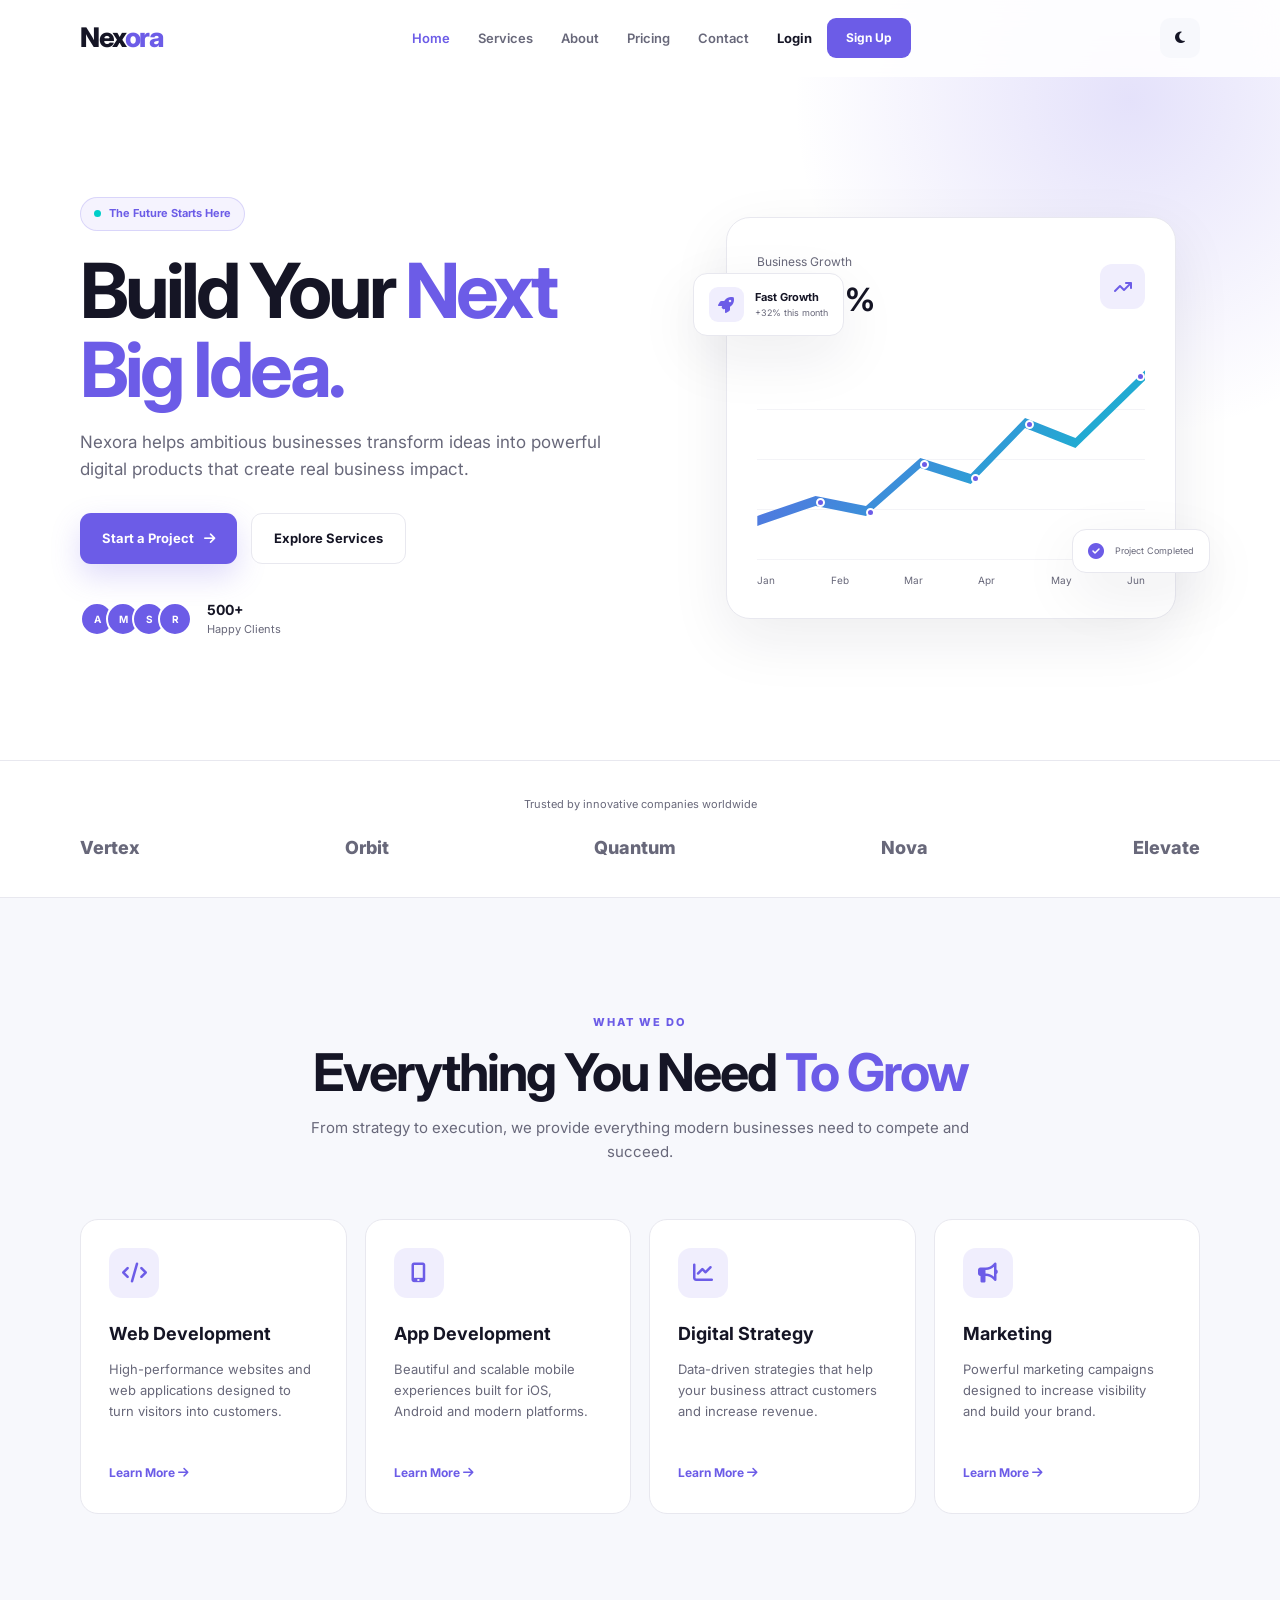
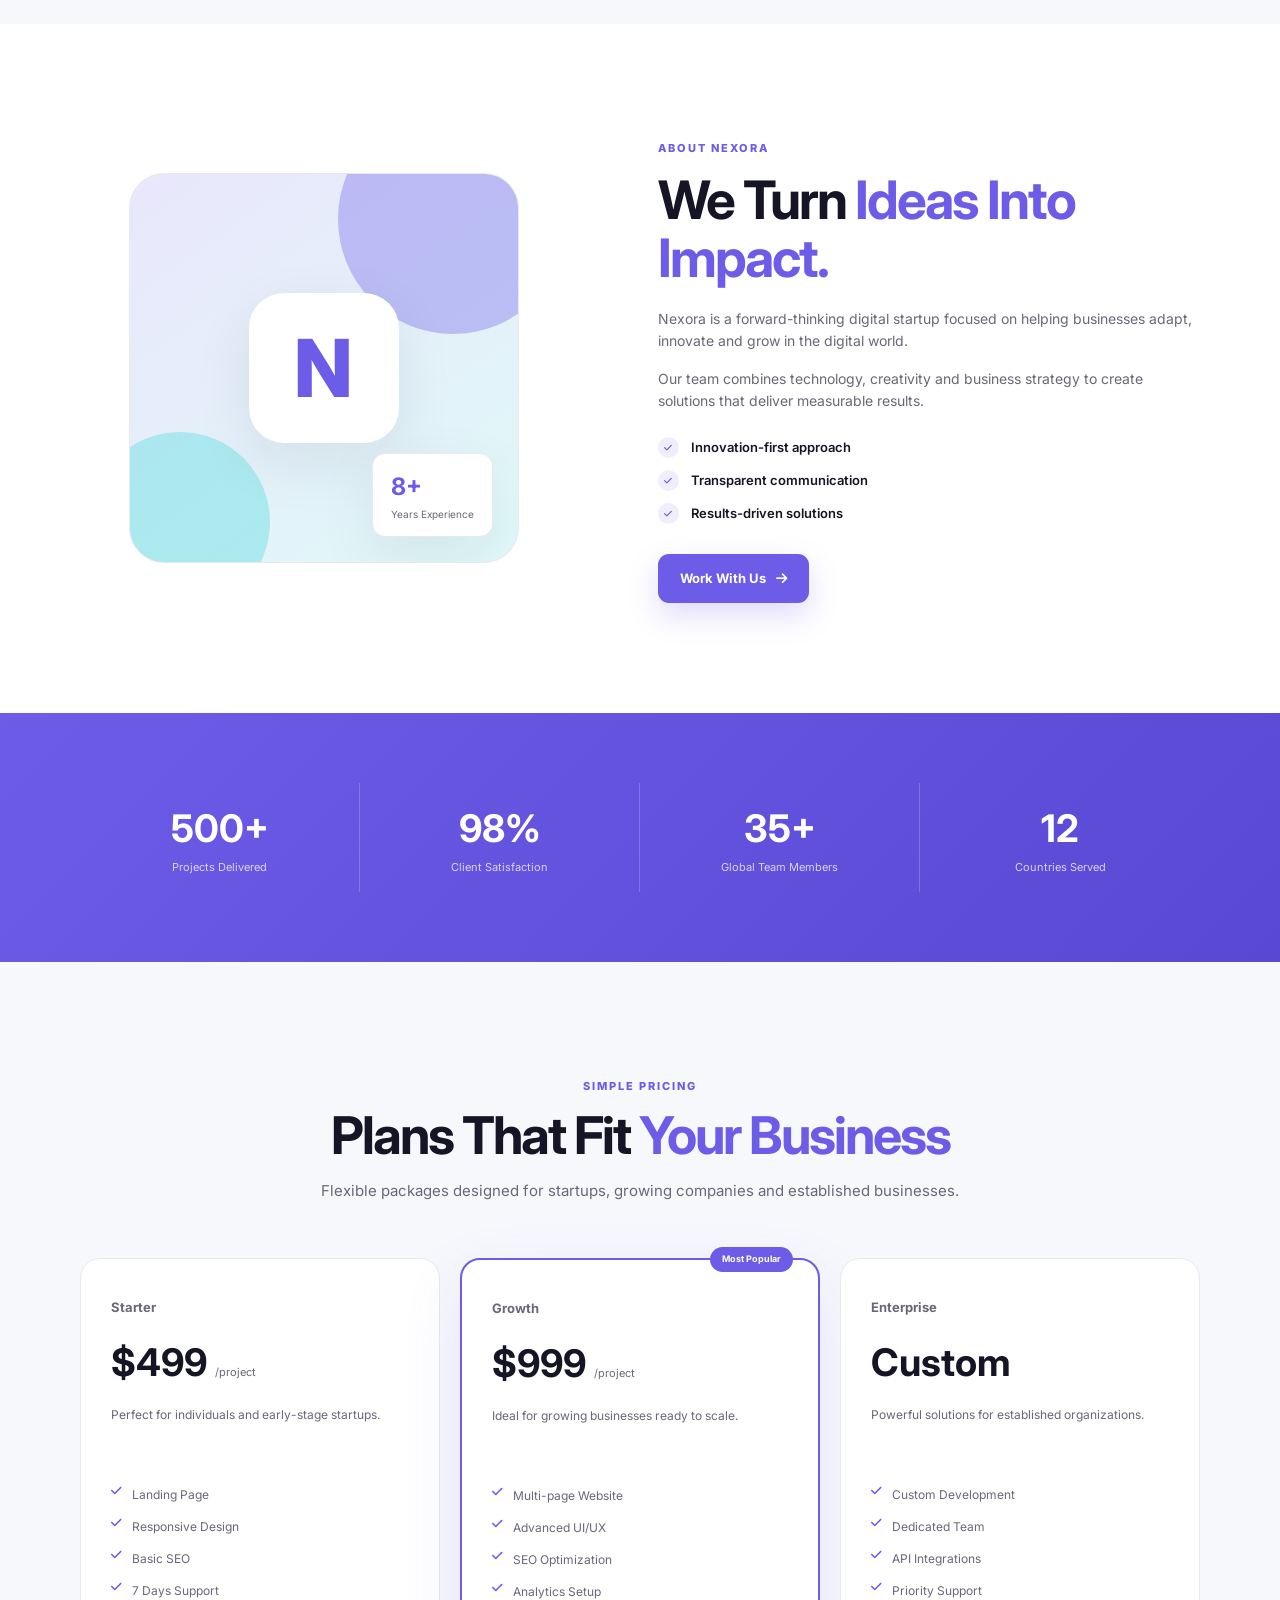
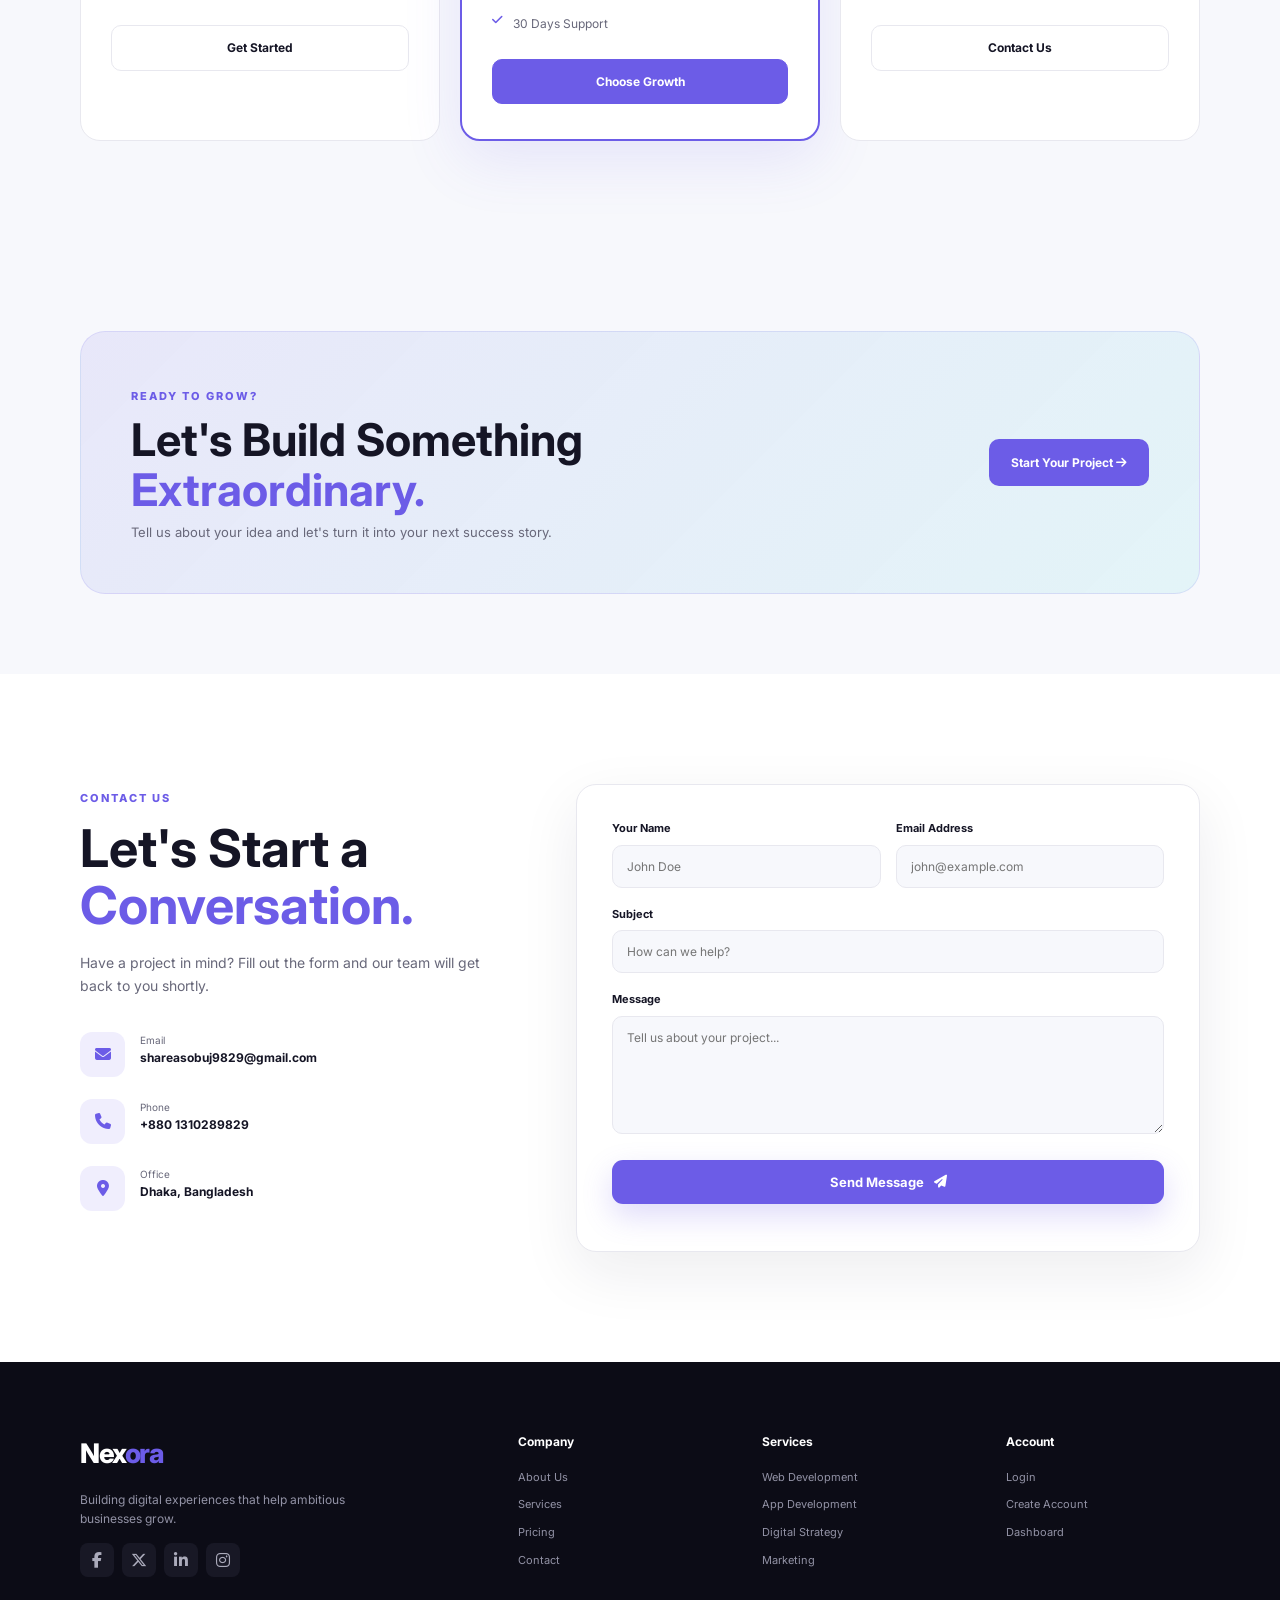
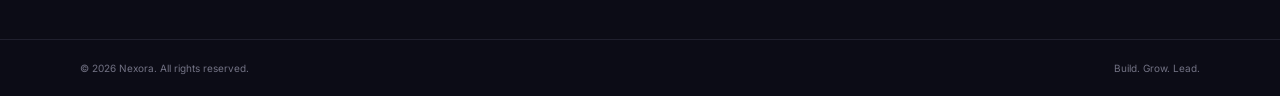
<file: index.html>
<!DOCTYPE html>
<html lang="en">
<head>
    <meta charset="UTF-8">
    <meta name="viewport" content="width=device-width, initial-scale=1.0">

    <title>Nexora - Build. Grow. Lead.</title>

    <meta name="description"
        content="Nexora is a modern digital startup helping businesses build, grow and lead.">

    <link rel="preconnect" href="https://fonts.googleapis.com">
    <link rel="preconnect" href="https://fonts.gstatic.com" crossorigin>

    <link
        href="https://fonts.googleapis.com/css2?family=Inter:wght@400;500;600;700;800&display=swap"
        rel="stylesheet">

    <link
        rel="stylesheet"
        href="https://cdnjs.cloudflare.com/ajax/libs/font-awesome/6.5.2/css/all.min.css">

    <link rel="stylesheet" href="style.css">
</head>

<body>

<header class="header" id="header">

    <nav class="navbar container">

        <a href="index.html" class="logo">
            Nex<span>ora</span>
        </a>

        <div class="nav-menu" id="navMenu">

            <a href="#home" class="nav-link active">Home</a>
            <a href="#services" class="nav-link">Services</a>
            <a href="#about" class="nav-link">About</a>
            <a href="#pricing" class="nav-link">Pricing</a>
            <a href="#contact" class="nav-link">Contact</a>

            <div id="authLinks" class="auth-links">
                <a href="login.html" class="login-link">Login</a>
                <a href="signup.html" class="nav-button">Sign Up</a>
            </div>

        </div>

        <div class="nav-actions">

            <button class="theme-btn" id="themeBtn">
                <i class="fa-solid fa-moon"></i>
            </button>

            <button class="menu-btn" id="menuBtn">
                <i class="fa-solid fa-bars"></i>
            </button>

        </div>

    </nav>

</header>


<main>

<!-- HERO -->

<section class="hero" id="home">

    <div class="hero-bg"></div>

    <div class="container hero-content">

        <div class="hero-text reveal">

            <div class="hero-badge">
                <span></span>
                The Future Starts Here
            </div>

            <h1>
                Build Your
                <span>Next Big Idea.</span>
            </h1>

            <p>
                Nexora helps ambitious businesses transform ideas
                into powerful digital products that create real
                business impact.
            </p>

            <div class="hero-buttons">

                <a href="signup.html" class="primary-btn">
                    Start a Project
                    <i class="fa-solid fa-arrow-right"></i>
                </a>

                <a href="#services" class="secondary-btn">
                    Explore Services
                </a>

            </div>

            <div class="hero-trust">

                <div class="avatar-group">
                    <div class="avatar">A</div>
                    <div class="avatar">M</div>
                    <div class="avatar">S</div>
                    <div class="avatar">R</div>
                </div>

                <div>
                    <strong>500+</strong>
                    <span>Happy Clients</span>
                </div>

            </div>

        </div>


        <div class="hero-visual reveal">

            <div class="hero-card">

                <div class="card-top">

                    <div>
                        <span class="small-label">
                            Business Growth
                        </span>

                        <h3>+84.6%</h3>
                    </div>

                    <div class="growth-icon">
                        <i class="fa-solid fa-arrow-trend-up"></i>
                    </div>

                </div>

                <div class="chart">
                    <div class="chart-line"></div>

                    <div class="chart-point p1"></div>
                    <div class="chart-point p2"></div>
                    <div class="chart-point p3"></div>
                    <div class="chart-point p4"></div>
                    <div class="chart-point p5"></div>
                    <div class="chart-point p6"></div>
                </div>

                <div class="chart-labels">
                    <span>Jan</span>
                    <span>Feb</span>
                    <span>Mar</span>
                    <span>Apr</span>
                    <span>May</span>
                    <span>Jun</span>
                </div>

            </div>

            <div class="floating-card floating-one">

                <div class="float-icon">
                    <i class="fa-solid fa-rocket"></i>
                </div>

                <div>
                    <strong>Fast Growth</strong>
                    <span>+32% this month</span>
                </div>

            </div>

            <div class="floating-card floating-two">
                <i class="fa-solid fa-circle-check"></i>
                <span>Project Completed</span>
            </div>

        </div>

    </div>

</section>


<!-- BRANDS -->

<section class="brands">

    <div class="container">

        <p>Trusted by innovative companies worldwide</p>

        <div class="brand-list">
            <span>Vertex</span>
            <span>Orbit</span>
            <span>Quantum</span>
            <span>Nova</span>
            <span>Elevate</span>
        </div>

    </div>

</section>


<!-- SERVICES -->

<section class="section services" id="services">

    <div class="container">

        <div class="section-heading reveal">

            <span class="section-tag">WHAT WE DO</span>

            <h2>
                Everything You Need
                <span>To Grow</span>
            </h2>

            <p>
                From strategy to execution, we provide everything
                modern businesses need to compete and succeed.
            </p>

        </div>


        <div class="service-grid">

            <article class="service-card reveal">

                <div class="service-icon">
                    <i class="fa-solid fa-code"></i>
                </div>

                <h3>Web Development</h3>

                <p>
                    High-performance websites and web applications
                    designed to turn visitors into customers.
                </p>

                <a href="#contact">
                    Learn More
                    <i class="fa-solid fa-arrow-right"></i>
                </a>

            </article>


            <article class="service-card reveal">

                <div class="service-icon">
                    <i class="fa-solid fa-mobile-screen-button"></i>
                </div>

                <h3>App Development</h3>

                <p>
                    Beautiful and scalable mobile experiences
                    built for iOS, Android and modern platforms.
                </p>

                <a href="#contact">
                    Learn More
                    <i class="fa-solid fa-arrow-right"></i>
                </a>

            </article>


            <article class="service-card reveal">

                <div class="service-icon">
                    <i class="fa-solid fa-chart-line"></i>
                </div>

                <h3>Digital Strategy</h3>

                <p>
                    Data-driven strategies that help your business
                    attract customers and increase revenue.
                </p>

                <a href="#contact">
                    Learn More
                    <i class="fa-solid fa-arrow-right"></i>
                </a>

            </article>


            <article class="service-card reveal">

                <div class="service-icon">
                    <i class="fa-solid fa-bullhorn"></i>
                </div>

                <h3>Marketing</h3>

                <p>
                    Powerful marketing campaigns designed to
                    increase visibility and build your brand.
                </p>

                <a href="#contact">
                    Learn More
                    <i class="fa-solid fa-arrow-right"></i>
                </a>

            </article>

        </div>

    </div>

</section>


<!-- ABOUT -->

<section class="section about" id="about">

    <div class="container about-grid">

        <div class="about-image reveal">

            <div class="image-box">

                <div class="about-shape shape-one"></div>
                <div class="about-shape shape-two"></div>

                <div class="about-center">
                    <span>N</span>
                </div>

                <div class="experience-card">
                    <strong>8+</strong>
                    <span>Years Experience</span>
                </div>

            </div>

        </div>


        <div class="about-content reveal">

            <span class="section-tag">
                ABOUT NEXORA
            </span>

            <h2>
                We Turn
                <span>Ideas Into Impact.</span>
            </h2>

            <p>
                Nexora is a forward-thinking digital startup
                focused on helping businesses adapt, innovate
                and grow in the digital world.
            </p>

            <p>
                Our team combines technology, creativity and
                business strategy to create solutions that
                deliver measurable results.
            </p>

            <div class="about-list">

                <div>
                    <i class="fa-solid fa-check"></i>
                    <span>Innovation-first approach</span>
                </div>

                <div>
                    <i class="fa-solid fa-check"></i>
                    <span>Transparent communication</span>
                </div>

                <div>
                    <i class="fa-solid fa-check"></i>
                    <span>Results-driven solutions</span>
                </div>

            </div>

            <a href="signup.html" class="primary-btn">
                Work With Us
                <i class="fa-solid fa-arrow-right"></i>
            </a>

        </div>

    </div>

</section>


<!-- STATS -->

<section class="stats">

    <div class="container stats-grid">

        <div class="stat-item reveal">
            <h3>500+</h3>
            <p>Projects Delivered</p>
        </div>

        <div class="stat-item reveal">
            <h3>98%</h3>
            <p>Client Satisfaction</p>
        </div>

        <div class="stat-item reveal">
            <h3>35+</h3>
            <p>Global Team Members</p>
        </div>

        <div class="stat-item reveal">
            <h3>12</h3>
            <p>Countries Served</p>
        </div>

    </div>

</section>


<!-- PRICING -->

<section class="section pricing" id="pricing">

    <div class="container">

        <div class="section-heading reveal">

            <span class="section-tag">SIMPLE PRICING</span>

            <h2>
                Plans That Fit
                <span>Your Business</span>
            </h2>

            <p>
                Flexible packages designed for startups,
                growing companies and established businesses.
            </p>

        </div>


        <div class="pricing-grid">

            <div class="price-card reveal">

                <span class="plan-name">Starter</span>

                <h3>
                    $499
                    <small>/project</small>
                </h3>

                <p>
                    Perfect for individuals and early-stage startups.
                </p>

                <ul>
                    <li><i class="fa-solid fa-check"></i> Landing Page</li>
                    <li><i class="fa-solid fa-check"></i> Responsive Design</li>
                    <li><i class="fa-solid fa-check"></i> Basic SEO</li>
                    <li><i class="fa-solid fa-check"></i> 7 Days Support</li>
                </ul>

                <a href="signup.html" class="price-btn">
                    Get Started
                </a>

            </div>


            <div class="price-card featured reveal">

                <div class="popular">Most Popular</div>

                <span class="plan-name">Growth</span>

                <h3>
                    $999
                    <small>/project</small>
                </h3>

                <p>
                    Ideal for growing businesses ready to scale.
                </p>

                <ul>
                    <li><i class="fa-solid fa-check"></i> Multi-page Website</li>
                    <li><i class="fa-solid fa-check"></i> Advanced UI/UX</li>
                    <li><i class="fa-solid fa-check"></i> SEO Optimization</li>
                    <li><i class="fa-solid fa-check"></i> Analytics Setup</li>
                    <li><i class="fa-solid fa-check"></i> 30 Days Support</li>
                </ul>

                <a href="signup.html" class="price-btn">
                    Choose Growth
                </a>

            </div>


            <div class="price-card reveal">

                <span class="plan-name">Enterprise</span>

                <h3>Custom</h3>

                <p>
                    Powerful solutions for established organizations.
                </p>

                <ul>
                    <li><i class="fa-solid fa-check"></i> Custom Development</li>
                    <li><i class="fa-solid fa-check"></i> Dedicated Team</li>
                    <li><i class="fa-solid fa-check"></i> API Integrations</li>
                    <li><i class="fa-solid fa-check"></i> Priority Support</li>
                </ul>

                <a href="signup.html" class="price-btn">
                    Contact Us
                </a>

            </div>

        </div>

    </div>

</section>


<!-- CTA -->

<section class="cta">

    <div class="container cta-content">

        <div>

            <span class="section-tag">READY TO GROW?</span>

            <h2>
                Let's Build Something
                <span>Extraordinary.</span>
            </h2>

            <p>
                Tell us about your idea and let's turn it
                into your next success story.
            </p>

        </div>

        <a href="signup.html" class="cta-btn">
            Start Your Project
            <i class="fa-solid fa-arrow-right"></i>
        </a>

    </div>

</section>


<!-- CONTACT -->

<section class="section contact" id="contact">

    <div class="container contact-grid">

        <div class="contact-info reveal">

            <span class="section-tag">CONTACT US</span>

            <h2>
                Let's Start a
                <span>Conversation.</span>
            </h2>

            <p>
                Have a project in mind? Fill out the form and
                our team will get back to you shortly.
            </p>

            <div class="contact-details">

                <div class="contact-item">

                    <div class="contact-icon">
                        <i class="fa-solid fa-envelope"></i>
                    </div>

                    <div>
                        <span>Email</span>
                        <strong>shareasobuj9829@gmail.com</strong>
                    </div>

                </div>


                <div class="contact-item">

                    <div class="contact-icon">
                        <i class="fa-solid fa-phone"></i>
                    </div>

                    <div>
                        <span>Phone</span>
                        <strong>+880 1310289829</strong>
                    </div>

                </div>


                <div class="contact-item">

                    <div class="contact-icon">
                        <i class="fa-solid fa-location-dot"></i>
                    </div>

                    <div>
                        <span>Office</span>
                        <strong>Dhaka, Bangladesh</strong>
                    </div>

                </div>

            </div>

        </div>


        <form class="contact-form reveal" id="contactForm">

            <div class="form-row">

                <div class="form-group">

                    <label>Your Name</label>

                    <input
                        type="text"
                        id="contactName"
                        placeholder="John Doe"
                        required>

                </div>


                <div class="form-group">

                    <label>Email Address</label>

                    <input
                        type="email"
                        id="contactEmail"
                        placeholder="john@example.com"
                        required>

                </div>

            </div>


            <div class="form-group">

                <label>Subject</label>

                <input
                    type="text"
                    id="contactSubject"
                    placeholder="How can we help?"
                    required>

            </div>


            <div class="form-group">

                <label>Message</label>

                <textarea
                    id="contactMessage"
                    rows="6"
                    placeholder="Tell us about your project..."
                    required></textarea>

            </div>


            <button type="submit" class="primary-btn submit-btn">
                Send Message
                <i class="fa-solid fa-paper-plane"></i>
            </button>

            <p class="form-message" id="formMessage"></p>

        </form>

    </div>

</section>

</main>


<!-- FOOTER -->

<footer class="footer">

    <div class="container footer-grid">

        <div class="footer-brand">

            <a href="index.html" class="logo">
                Nex<span>ora</span>
            </a>

            <p>
                Building digital experiences that help
                ambitious businesses grow.
            </p>

            <div class="social-links">

                <a href="#"><i class="fa-brands fa-facebook-f"></i></a>
                <a href="#"><i class="fa-brands fa-x-twitter"></i></a>
                <a href="#"><i class="fa-brands fa-linkedin-in"></i></a>
                <a href="#"><i class="fa-brands fa-instagram"></i></a>

            </div>

        </div>


        <div class="footer-column">

            <h4>Company</h4>

            <a href="#about">About Us</a>
            <a href="#services">Services</a>
            <a href="#pricing">Pricing</a>
            <a href="#contact">Contact</a>

        </div>


        <div class="footer-column">

            <h4>Services</h4>

            <a href="#services">Web Development</a>
            <a href="#services">App Development</a>
            <a href="#services">Digital Strategy</a>
            <a href="#services">Marketing</a>

        </div>


        <div class="footer-column">

            <h4>Account</h4>

            <a href="login.html">Login</a>
            <a href="signup.html">Create Account</a>
            <a href="dashboard.html">Dashboard</a>

        </div>

    </div>


    <div class="footer-bottom">

        <div class="container">

            <p>© 2026 Nexora. All rights reserved.</p>

            <p>Build. Grow. Lead.</p>

        </div>

    </div>

</footer>


<button class="back-top" id="backTop">
    <i class="fa-solid fa-arrow-up"></i>
</button>


<script src="script.js"></script>

</body>
</html>
</file>
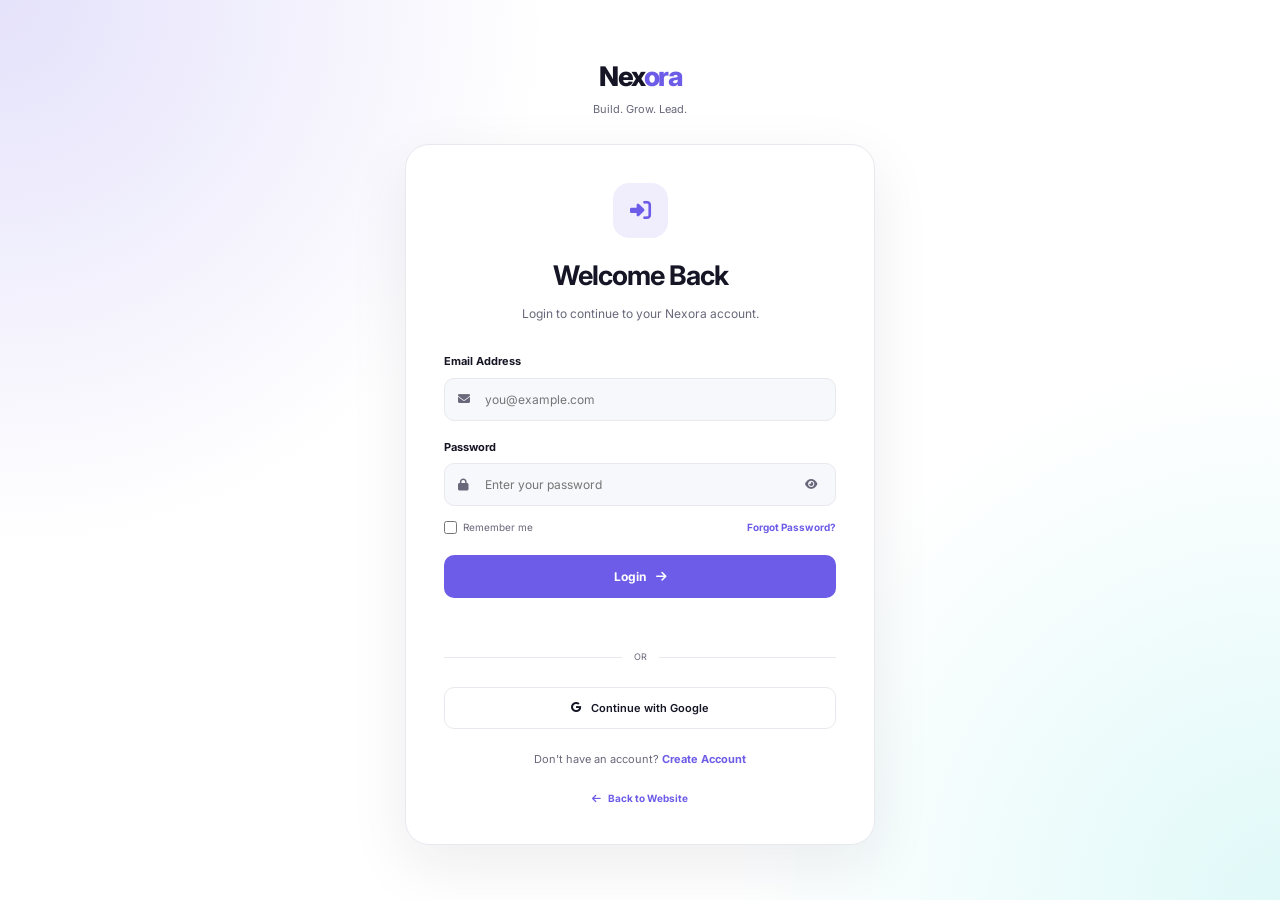
<file: dashboard.html>
<!DOCTYPE html>
<html lang="en">
<head>

    <meta charset="UTF-8">

    <meta
        name="viewport"
        content="width=device-width, initial-scale=1.0">

    <title>Dashboard - Nexora</title>

    <link
        href="https://fonts.googleapis.com/css2?family=Inter:wght@400;500;600;700;800&display=swap"
        rel="stylesheet">

    <link
        rel="stylesheet"
        href="https://cdnjs.cloudflare.com/ajax/libs/font-awesome/6.5.2/css/all.min.css">

    <link rel="stylesheet" href="style.css">

</head>

<body class="dashboard-body">


<header class="dashboard-header">

    <div class="container dashboard-nav">

        <a href="index.html" class="logo">
            Nex<span>ora</span>
        </a>

        <div class="dashboard-actions">

            <button class="theme-btn" id="themeBtn">
                <i class="fa-solid fa-moon"></i>
            </button>

            <button class="logout-btn" id="logoutBtn">
                <i class="fa-solid fa-right-from-bracket"></i>
                Logout
            </button>

        </div>

    </div>

</header>


<main class="dashboard-main">

    <div class="container">


        <section class="welcome-card">

            <div>

                <span class="section-tag">
                    NEXORA DASHBOARD
                </span>

                <h1>
                    Welcome,
                    <span id="dashboardName">
                        User
                    </span>!
                </h1>

                <p>
                    Your account is successfully logged in.
                    Welcome to your Nexora workspace.
                </p>

            </div>


            <div class="dashboard-user-icon">

                <i class="fa-solid fa-user"></i>

            </div>

        </section>


        <section class="dashboard-grid">


            <div class="dashboard-card">

                <div class="dashboard-card-icon">
                    <i class="fa-solid fa-user"></i>
                </div>

                <h3>Profile</h3>

                <p>
                    Manage your personal account information.
                </p>

                <strong id="userEmail">
                    user@example.com
                </strong>

            </div>


            <div class="dashboard-card">

                <div class="dashboard-card-icon">
                    <i class="fa-solid fa-rocket"></i>
                </div>

                <h3>Projects</h3>

                <p>
                    Manage and track your business projects.
                </p>

                <strong>0 Active Projects</strong>

            </div>


            <div class="dashboard-card">

                <div class="dashboard-card-icon">
                    <i class="fa-solid fa-chart-line"></i>
                </div>

                <h3>Analytics</h3>

                <p>
                    Monitor your business performance.
                </p>

                <strong>Coming Soon</strong>

            </div>


            <div class="dashboard-card">

                <div class="dashboard-card-icon">
                    <i class="fa-solid fa-headset"></i>
                </div>

                <h3>Support</h3>

                <p>
                    Get help from the Nexora team.
                </p>

                <strong>Available</strong>

            </div>


        </section>


        <section class="dashboard-info">

            <div>

                <h2>
                    Account Information
                </h2>

                <p>
                    This information is stored locally in your browser
                    for this demo authentication system.
                </p>

            </div>


            <div class="account-details">

                <div>
                    <span>Name</span>
                    <strong id="accountName">-</strong>
                </div>

                <div>
                    <span>Email</span>
                    <strong id="accountEmail">-</strong>
                </div>

                <div>
                    <span>Status</span>
                    <strong class="status-active">
                        Active
                    </strong>
                </div>

            </div>

        </section>


    </div>

</main>


<footer class="dashboard-footer">

    <p>
        © 2026 Nexora. All rights reserved.
    </p>

</footer>


<script src="script.js"></script>

</body>
</html>
</file>
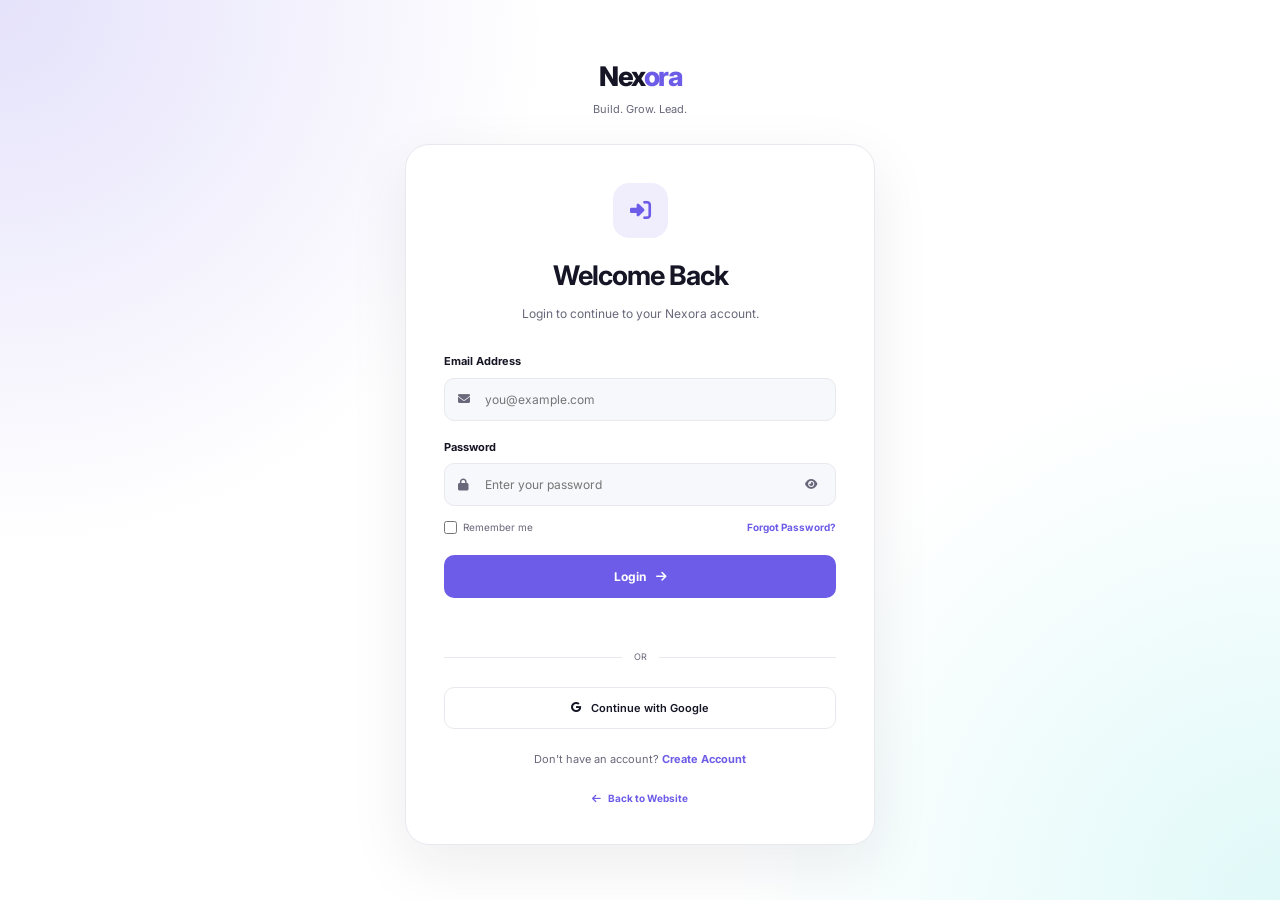
<file: login.html>
<!DOCTYPE html>
<html lang="en">
<head>

    <meta charset="UTF-8">
    <meta name="viewport" content="width=device-width, initial-scale=1.0">

    <title>Login - Nexora</title>

    <link rel="preconnect" href="https://fonts.googleapis.com">
    <link rel="preconnect" href="https://fonts.gstatic.com" crossorigin>

    <link
        href="https://fonts.googleapis.com/css2?family=Inter:wght@400;500;600;700;800&display=swap"
        rel="stylesheet">

    <link
        rel="stylesheet"
        href="https://cdnjs.cloudflare.com/ajax/libs/font-awesome/6.5.2/css/all.min.css">

    <link rel="stylesheet" href="style.css">

</head>

<body class="auth-body">


<div class="auth-wrapper">

    <div class="auth-brand">

        <a href="index.html" class="logo">
            Nex<span>ora</span>
        </a>

        <p>
            Build. Grow. Lead.
        </p>

    </div>


    <div class="auth-card">

        <div class="auth-header">

            <div class="auth-icon">
                <i class="fa-solid fa-right-to-bracket"></i>
            </div>

            <h1>Welcome Back</h1>

            <p>
                Login to continue to your Nexora account.
            </p>

        </div>


        <form id="loginForm">

            <div class="form-group">

                <label for="loginEmail">
                    Email Address
                </label>

                <div class="input-wrapper">

                    <i class="fa-solid fa-envelope"></i>

                    <input
                        type="email"
                        id="loginEmail"
                        placeholder="you@example.com"
                        required>

                </div>

            </div>


            <div class="form-group">

                <label for="loginPassword">
                    Password
                </label>

                <div class="input-wrapper">

                    <i class="fa-solid fa-lock"></i>

                    <input
                        type="password"
                        id="loginPassword"
                        placeholder="Enter your password"
                        required>

                    <button
                        type="button"
                        class="password-toggle"
                        data-target="loginPassword">

                        <i class="fa-solid fa-eye"></i>

                    </button>

                </div>

            </div>


            <div class="auth-options">

                <label class="remember">

                    <input
                        type="checkbox"
                        id="rememberMe">

                    <span>Remember me</span>

                </label>

                <a href="#" id="forgotPassword">
                    Forgot Password?
                </a>

            </div>


            <button type="submit" class="auth-btn">
                Login
                <i class="fa-solid fa-arrow-right"></i>
            </button>


            <p class="auth-message" id="loginMessage"></p>

        </form>


        <div class="divider">
            <span>OR</span>
        </div>


        <button class="social-auth" id="googleDemo">

            <i class="fa-brands fa-google"></i>

            Continue with Google

        </button>


        <p class="auth-bottom">

            Don't have an account?

            <a href="signup.html">
                Create Account
            </a>

        </p>


        <a href="index.html" class="back-home">
            <i class="fa-solid fa-arrow-left"></i>
            Back to Website
        </a>

    </div>

</div>


<script src="script.js"></script>

</body>
</html>
</file>
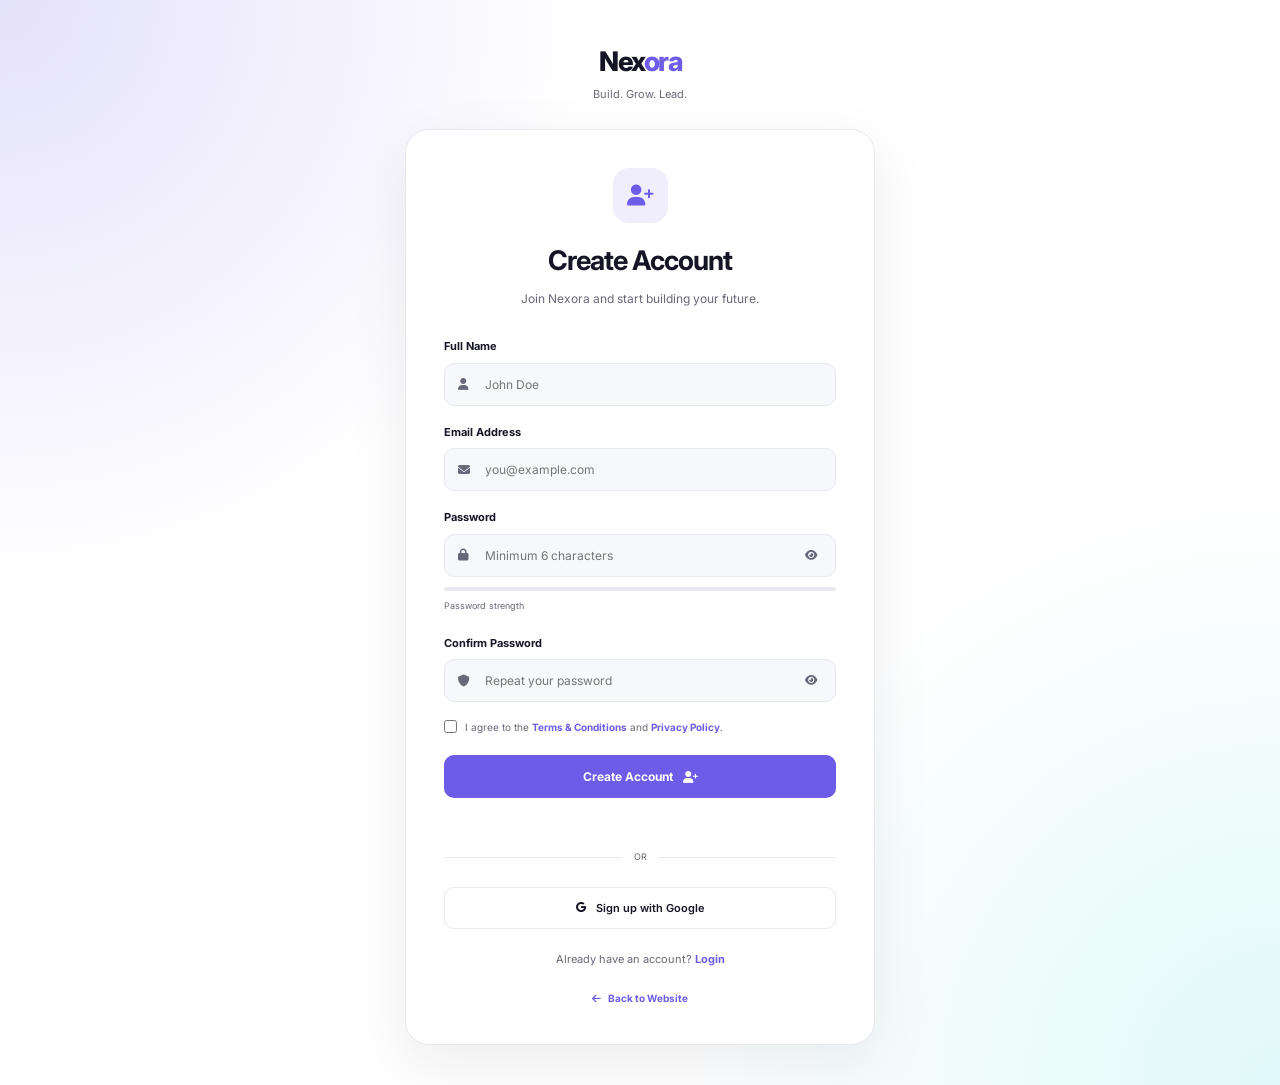
<file: signup.html>
<!DOCTYPE html>
<html lang="en">
<head>

    <meta charset="UTF-8">
    <meta name="viewport" content="width=device-width, initial-scale=1.0">

    <title>Create Account - Nexora</title>

    <link rel="preconnect" href="https://fonts.googleapis.com">
    <link rel="preconnect" href="https://fonts.gstatic.com" crossorigin>

    <link
        href="https://fonts.googleapis.com/css2?family=Inter:wght@400;500;600;700;800&display=swap"
        rel="stylesheet">

    <link
        rel="stylesheet"
        href="https://cdnjs.cloudflare.com/ajax/libs/font-awesome/6.5.2/css/all.min.css">

    <link rel="stylesheet" href="style.css">

</head>

<body class="auth-body">


<div class="auth-wrapper">

    <div class="auth-brand">

        <a href="index.html" class="logo">
            Nex<span>ora</span>
        </a>

        <p>
            Build. Grow. Lead.
        </p>

    </div>


    <div class="auth-card signup-card">

        <div class="auth-header">

            <div class="auth-icon">
                <i class="fa-solid fa-user-plus"></i>
            </div>

            <h1>Create Account</h1>

            <p>
                Join Nexora and start building your future.
            </p>

        </div>


        <form id="signupForm">


            <div class="form-group">

                <label for="signupName">
                    Full Name
                </label>

                <div class="input-wrapper">

                    <i class="fa-solid fa-user"></i>

                    <input
                        type="text"
                        id="signupName"
                        placeholder="John Doe"
                        required>

                </div>

            </div>


            <div class="form-group">

                <label for="signupEmail">
                    Email Address
                </label>

                <div class="input-wrapper">

                    <i class="fa-solid fa-envelope"></i>

                    <input
                        type="email"
                        id="signupEmail"
                        placeholder="you@example.com"
                        required>

                </div>

            </div>


            <div class="form-group">

                <label for="signupPassword">
                    Password
                </label>

                <div class="input-wrapper">

                    <i class="fa-solid fa-lock"></i>

                    <input
                        type="password"
                        id="signupPassword"
                        placeholder="Minimum 6 characters"
                        required>

                    <button
                        type="button"
                        class="password-toggle"
                        data-target="signupPassword">

                        <i class="fa-solid fa-eye"></i>

                    </button>

                </div>

            </div>


            <div class="password-strength">

                <div class="strength-bar">
                    <span id="strengthBar"></span>
                </div>

                <small id="strengthText">
                    Password strength
                </small>

            </div>


            <div class="form-group">

                <label for="confirmPassword">
                    Confirm Password
                </label>

                <div class="input-wrapper">

                    <i class="fa-solid fa-shield"></i>

                    <input
                        type="password"
                        id="confirmPassword"
                        placeholder="Repeat your password"
                        required>

                    <button
                        type="button"
                        class="password-toggle"
                        data-target="confirmPassword">

                        <i class="fa-solid fa-eye"></i>

                    </button>

                </div>

            </div>


            <label class="terms-check">

                <input
                    type="checkbox"
                    id="terms"
                    required>

                <span>
                    I agree to the
                    <a href="#">Terms & Conditions</a>
                    and
                    <a href="#">Privacy Policy</a>.
                </span>

            </label>


            <button type="submit" class="auth-btn">

                Create Account

                <i class="fa-solid fa-user-plus"></i>

            </button>


            <p class="auth-message" id="signupMessage"></p>

        </form>


        <div class="divider">
            <span>OR</span>
        </div>


        <button class="social-auth" id="googleSignupDemo">

            <i class="fa-brands fa-google"></i>

            Sign up with Google

        </button>


        <p class="auth-bottom">

            Already have an account?

            <a href="login.html">
                Login
            </a>

        </p>


        <a href="index.html" class="back-home">

            <i class="fa-solid fa-arrow-left"></i>

            Back to Website

        </a>

    </div>

</div>


<script src="script.js"></script>

</body>
</html>
</file>
<file: style.css>
:root {
    --primary: #6c5ce7;
    --primary-dark: #5848d4;
    --secondary: #00cec9;

    --bg: #ffffff;
    --bg-soft: #f7f8fc;
    --card: #ffffff;

    --text: #151525;
    --text-light: #68687a;

    --border: #e8e8ef;

    --success: #00a884;
    --danger: #e74c3c;

    --shadow: 0 20px 60px rgba(26, 25, 53, 0.08);

    --transition: .3s ease;
}

body.dark {
    --bg: #0c0c16;
    --bg-soft: #11111e;
    --card: #171724;

    --text: #ffffff;
    --text-light: #a5a5b7;

    --border: #292938;

    --shadow: 0 20px 60px rgba(0, 0, 0, .35);
}


/* RESET */

* {
    margin: 0;
    padding: 0;
    box-sizing: border-box;
}

html {
    scroll-behavior: smooth;
}

body {
    font-family: "Inter", sans-serif;
    background: var(--bg);
    color: var(--text);
    line-height: 1.6;

    overflow-x: hidden;

    transition:
        background .3s ease,
        color .3s ease;
}

a {
    text-decoration: none;
    color: inherit;
}

button,
input,
textarea {
    font-family: inherit;
}

button {
    border: none;
    cursor: pointer;
}

.container {
    width: min(1120px, 92%);
    margin: auto;
}


/* LOGO */

.logo {
    font-size: 27px;
    font-weight: 800;
    letter-spacing: -1.5px;
}

.logo span {
    color: var(--primary);
}


/* NAVBAR */

.header {
    position: fixed;

    top: 0;
    left: 0;

    width: 100%;

    z-index: 1000;

    background: rgba(255,255,255,.88);

    backdrop-filter: blur(15px);

    border-bottom: 1px solid transparent;
}

body.dark .header {
    background: rgba(12,12,22,.9);
}

.header.scrolled {
    border-color: var(--border);

    box-shadow:
        0 5px 30px rgba(0,0,0,.04);
}

.navbar {
    height: 76px;

    display: flex;
    align-items: center;
    justify-content: space-between;
}

.nav-menu {
    display: flex;
    align-items: center;
    gap: 28px;
}

.nav-link {
    color: var(--text-light);

    font-size: 13px;
    font-weight: 600;

    transition: var(--transition);
}

.nav-link:hover,
.nav-link.active {
    color: var(--primary);
}

.auth-links {
    display: flex;
    align-items: center;
    gap: 15px;
}

.login-link {
    color: var(--text);

    font-size: 13px;
    font-weight: 700;
}

.nav-button {
    padding: 10px 19px;

    background: var(--primary);
    color: white;

    border-radius: 9px;

    font-size: 12px;
    font-weight: 700;

    transition: var(--transition);
}

.nav-button:hover {
    background: var(--primary-dark);
    transform: translateY(-2px);
}

.nav-actions {
    display: flex;
    align-items: center;
    gap: 10px;
}

.theme-btn,
.menu-btn {
    width: 40px;
    height: 40px;

    display: grid;
    place-items: center;

    border-radius: 10px;

    background: var(--bg-soft);
    color: var(--text);
}

.menu-btn {
    display: none;
}


/* HERO */

.hero {
    min-height: 760px;

    padding-top: 76px;

    display: flex;
    align-items: center;

    position: relative;

    overflow: hidden;
}

.hero-bg {
    position: absolute;

    width: 700px;
    height: 700px;

    top: -250px;
    right: -200px;

    background:
        radial-gradient(
            circle,
            rgba(108,92,231,.18),
            transparent 68%
        );
}

.hero-content {
    display: grid;

    grid-template-columns: 1fr .9fr;

    gap: 70px;

    align-items: center;
}

.hero-badge {
    display: inline-flex;
    align-items: center;
    gap: 8px;

    padding: 7px 13px;

    border-radius: 100px;

    color: var(--primary);

    background:
        rgba(108,92,231,.07);

    border:
        1px solid rgba(108,92,231,.2);

    font-size: 11px;
    font-weight: 700;
}

.hero-badge span {
    width: 7px;
    height: 7px;

    border-radius: 50%;

    background: var(--secondary);
}

.hero h1 {
    margin: 20px 0;

    max-width: 650px;

    font-size: clamp(48px,6vw,76px);

    line-height: 1.04;

    letter-spacing: -4px;
}

.hero h1 span,
.section-heading h2 span,
.about-content h2 span,
.cta h2 span,
.contact-info h2 span,
.welcome-card h1 span {
    color: var(--primary);
}

.hero-text > p {
    max-width: 590px;

    color: var(--text-light);

    font-size: 17px;
}

.hero-buttons {
    display: flex;
    gap: 14px;

    margin-top: 30px;
}

.primary-btn,
.secondary-btn {
    display: inline-flex;

    align-items: center;
    justify-content: center;

    gap: 10px;

    padding: 14px 22px;

    border-radius: 11px;

    font-size: 13px;
    font-weight: 700;

    transition: var(--transition);
}

.primary-btn {
    color: white;
    background: var(--primary);

    box-shadow:
        0 12px 30px rgba(108,92,231,.22);
}

.primary-btn:hover {
    background: var(--primary-dark);
    transform: translateY(-3px);
}

.secondary-btn {
    background: var(--card);

    border:
        1px solid var(--border);

    color: var(--text);
}

.secondary-btn:hover {
    border-color: var(--primary);
    color: var(--primary);
}

.hero-trust {
    display: flex;
    align-items: center;
    gap: 15px;

    margin-top: 35px;
}

.avatar-group {
    display: flex;
}

.avatar {
    width: 34px;
    height: 34px;

    display: grid;
    place-items: center;

    margin-left: -8px;

    border: 2px solid var(--bg);
    border-radius: 50%;

    color: white;
    background: var(--primary);

    font-size: 10px;
    font-weight: 700;
}

.avatar:first-child {
    margin-left: 0;
}

.hero-trust strong,
.hero-trust span {
    display: block;
}

.hero-trust strong {
    font-size: 14px;
}

.hero-trust span {
    color: var(--text-light);
    font-size: 11px;
}


/* HERO CARD */

.hero-visual {
    position: relative;

    min-height: 450px;

    display: grid;
    place-items: center;
}

.hero-card {
    width: min(100%,450px);

    padding: 30px;

    background: var(--card);

    border: 1px solid var(--border);

    border-radius: 24px;

    box-shadow: var(--shadow);
}

.card-top {
    display: flex;
    justify-content: space-between;
    align-items: center;
}

.small-label {
    color: var(--text-light);
    font-size: 12px;
}

.card-top h3 {
    font-size: 32px;
}

.growth-icon {
    width: 45px;
    height: 45px;

    display: grid;
    place-items: center;

    border-radius: 12px;

    color: var(--primary);

    background:
        rgba(108,92,231,.1);
}

.chart {
    height: 200px;

    position: relative;

    margin-top: 35px;

    background:
        repeating-linear-gradient(
            to bottom,
            transparent 0,
            transparent 49px,
            var(--border) 50px
        );
}

.chart-line {
    position: absolute;

    width: 100%;
    height: 100%;

    clip-path: polygon(
        0 78%,
        15% 68%,
        28% 73%,
        42% 49%,
        55% 57%,
        69% 29%,
        82% 39%,
        100% 5%,
        100% 10%,
        82% 44%,
        69% 34%,
        55% 62%,
        42% 54%,
        28% 78%,
        15% 73%,
        0 83%
    );

    background:
        linear-gradient(
            135deg,
            var(--primary),
            var(--secondary)
        );
}

.chart-point {
    position: absolute;

    width: 9px;
    height: 9px;

    border: 2px solid var(--card);

    border-radius: 50%;

    background: var(--primary);
}

.p1 {
    left: 15%;
    top: 69%;
}

.p2 {
    left: 28%;
    top: 74%;
}

.p3 {
    left: 42%;
    top: 50%;
}

.p4 {
    left: 55%;
    top: 57%;
}

.p5 {
    left: 69%;
    top: 30%;
}

.p6 {
    right: 0;
    top: 6%;
}

.chart-labels {
    display: flex;
    justify-content: space-between;

    margin-top: 12px;

    color: var(--text-light);

    font-size: 10px;
}

.floating-card {
    position: absolute;

    z-index: 3;

    display: flex;
    align-items: center;
    gap: 11px;

    padding: 13px 15px;

    background: var(--card);

    border:
        1px solid var(--border);

    border-radius: 14px;

    box-shadow: var(--shadow);
}

.floating-one {
    left: -10px;
    top: 80px;
}

.floating-two {
    right: -10px;
    bottom: 70px;

    color: var(--primary);
}

.float-icon {
    width: 35px;
    height: 35px;

    display: grid;
    place-items: center;

    border-radius: 9px;

    background:
        rgba(108,92,231,.1);

    color: var(--primary);
}

.floating-card strong,
.floating-card span {
    display: block;
}

.floating-card strong {
    font-size: 11px;
}

.floating-card span {
    color: var(--text-light);
    font-size: 9px;
}


/* BRANDS */

.brands {
    padding: 35px 0;

    border-top: 1px solid var(--border);
    border-bottom: 1px solid var(--border);
}

.brands p {
    text-align: center;

    margin-bottom: 20px;

    color: var(--text-light);

    font-size: 11px;
}

.brand-list {
    display: flex;
    justify-content: space-between;

    color: var(--text-light);

    font-size: 18px;
    font-weight: 800;
}


/* SECTION */

.section {
    padding: 110px 0;
}

.section-heading {
    max-width: 680px;

    margin:
        0 auto 55px;

    text-align: center;
}

.section-tag {
    color: var(--primary);

    font-size: 11px;
    font-weight: 800;

    letter-spacing: 2px;
}

.section-heading h2 {
    margin-top: 10px;

    font-size:
        clamp(34px,5vw,52px);

    line-height: 1.1;

    letter-spacing: -2px;
}

.section-heading p {
    margin-top: 15px;

    color: var(--text-light);

    font-size: 15px;
}


/* SERVICES */

.services,
.pricing {
    background: var(--bg-soft);
}

.service-grid {
    display: grid;

    grid-template-columns:
        repeat(4,1fr);

    gap: 18px;
}

.service-card {
    padding: 28px;

    background: var(--card);

    border:
        1px solid var(--border);

    border-radius: 18px;

    transition: var(--transition);
}

.service-card:hover {
    transform: translateY(-8px);

    box-shadow: var(--shadow);

    border-color:
        rgba(108,92,231,.3);
}

.service-icon {
    width: 50px;
    height: 50px;

    display: grid;
    place-items: center;

    margin-bottom: 22px;

    border-radius: 13px;

    background:
        rgba(108,92,231,.1);

    color: var(--primary);

    font-size: 20px;
}

.service-card h3 {
    margin-bottom: 10px;

    font-size: 18px;
}

.service-card p {
    min-height: 100px;

    color: var(--text-light);

    font-size: 13px;
}

.service-card a {
    color: var(--primary);

    font-size: 12px;
    font-weight: 700;
}


/* ABOUT */

.about-grid {
    display: grid;

    grid-template-columns: .9fr 1fr;

    gap: 90px;

    align-items: center;
}

.about-image {
    display: flex;
    justify-content: center;
}

.image-box {
    width: 390px;
    height: 390px;

    position: relative;

    overflow: hidden;

    border-radius: 35px;

    background:
        linear-gradient(
            145deg,
            rgba(108,92,231,.15),
            rgba(0,206,201,.12)
        );

    border:
        1px solid var(--border);
}

.about-shape {
    position: absolute;

    border-radius: 50%;
}

.shape-one {
    width: 230px;
    height: 230px;

    top: -70px;
    right: -50px;

    background:
        rgba(108,92,231,.35);
}

.shape-two {
    width: 180px;
    height: 180px;

    bottom: -50px;
    left: -40px;

    background:
        rgba(0,206,201,.25);
}

.about-center {
    position: absolute;

    left: 50%;
    top: 50%;

    transform:
        translate(-50%,-50%);

    width: 150px;
    height: 150px;

    display: grid;
    place-items: center;

    border-radius: 35px;

    background: var(--card);

    box-shadow: var(--shadow);

    color: var(--primary);

    font-size: 80px;
    font-weight: 800;
}

.experience-card {
    position: absolute;

    right: 25px;
    bottom: 25px;

    padding: 14px 18px;

    background: var(--card);

    border:
        1px solid var(--border);

    border-radius: 13px;

    box-shadow: var(--shadow);
}

.experience-card strong,
.experience-card span {
    display: block;
}

.experience-card strong {
    color: var(--primary);

    font-size: 24px;
}

.experience-card span {
    color: var(--text-light);

    font-size: 10px;
}

.about-content h2 {
    margin: 12px 0 20px;

    font-size:
        clamp(34px,5vw,53px);

    line-height: 1.1;

    letter-spacing: -2px;
}

.about-content > p {
    margin-bottom: 15px;

    color: var(--text-light);

    font-size: 14px;
}

.about-list {
    margin: 25px 0 30px;
}

.about-list div {
    display: flex;
    align-items: center;

    gap: 12px;

    margin: 12px 0;

    font-size: 13px;
    font-weight: 600;
}

.about-list i {
    width: 21px;
    height: 21px;

    display: grid;
    place-items: center;

    border-radius: 50%;

    color: var(--primary);

    background:
        rgba(108,92,231,.1);

    font-size: 9px;
}


/* STATS */

.stats {
    padding: 70px 0;

    background:
        linear-gradient(
            135deg,
            #6c5ce7,
            #5848d4
        );

    color: white;
}

.stats-grid {
    display: grid;

    grid-template-columns:
        repeat(4,1fr);
}

.stat-item {
    text-align: center;

    padding: 15px;

    border-right:
        1px solid rgba(255,255,255,.2);
}

.stat-item:last-child {
    border: none;
}

.stat-item h3 {
    font-size: 38px;
}

.stat-item p {
    opacity: .75;

    font-size: 11px;
}


/* PRICING */

.pricing-grid {
    display: grid;

    grid-template-columns:
        repeat(3,1fr);

    gap: 20px;
}

.price-card {
    position: relative;

    padding: 35px 30px;

    background: var(--card);

    border:
        1px solid var(--border);

    border-radius: 20px;
}

.price-card.featured {
    border:
        2px solid var(--primary);

    box-shadow:
        0 20px 60px
        rgba(108,92,231,.12);
}

.popular {
    position: absolute;

    top: -13px;
    right: 25px;

    padding: 5px 12px;

    border-radius: 30px;

    color: white;
    background: var(--primary);

    font-size: 9px;
    font-weight: 700;
}

.plan-name {
    color: var(--text-light);

    font-size: 13px;
    font-weight: 700;
}

.price-card h3 {
    margin: 12px 0;

    font-size: 38px;
}

.price-card h3 small {
    color: var(--text-light);

    font-size: 11px;
    font-weight: 400;
}

.price-card > p {
    min-height: 55px;

    color: var(--text-light);

    font-size: 12px;
}

.price-card ul {
    margin: 25px 0;

    list-style: none;
}

.price-card li {
    display: flex;

    gap: 10px;

    margin: 13px 0;

    color: var(--text-light);

    font-size: 12px;
}

.price-card li i {
    color: var(--primary);
}

.price-btn {
    display: block;

    padding: 12px;

    text-align: center;

    border:
        1px solid var(--border);

    border-radius: 10px;

    font-size: 12px;
    font-weight: 700;
}

.featured .price-btn {
    color: white;

    background: var(--primary);

    border-color: var(--primary);
}


/* CTA */

.cta {
    padding: 80px 0;

    background: var(--bg-soft);
}

.cta-content {
    display: flex;

    align-items: center;
    justify-content: space-between;

    gap: 30px;

    padding: 50px;

    border-radius: 25px;

    background:
        linear-gradient(
            135deg,
            rgba(108,92,231,.1),
            rgba(0,206,201,.08)
        );

    border:
        1px solid rgba(108,92,231,.15);
}

.cta h2 {
    max-width: 650px;

    margin: 8px 0;

    font-size:
        clamp(30px,4vw,45px);

    line-height: 1.1;
}

.cta p {
    color: var(--text-light);

    font-size: 13px;
}

.cta-btn {
    flex-shrink: 0;

    padding: 14px 22px;

    border-radius: 10px;

    color: white;

    background: var(--primary);

    font-size: 12px;
    font-weight: 700;
}


/* CONTACT */

.contact-grid {
    display: grid;

    grid-template-columns: .8fr 1.2fr;

    gap: 80px;
}

.contact-info h2 {
    margin: 10px 0 18px;

    font-size:
        clamp(34px,5vw,52px);

    line-height: 1.1;
}

.contact-info > p {
    color: var(--text-light);

    font-size: 14px;
}

.contact-details {
    margin-top: 35px;
}

.contact-item {
    display: flex;

    gap: 15px;

    margin-bottom: 22px;
}

.contact-icon {
    width: 45px;
    height: 45px;

    flex-shrink: 0;

    display: grid;
    place-items: center;

    border-radius: 12px;

    color: var(--primary);

    background:
        rgba(108,92,231,.1);
}

.contact-item span,
.contact-item strong {
    display: block;
}

.contact-item span {
    color: var(--text-light);

    font-size: 10px;
}

.contact-item strong {
    font-size: 12px;
}

.contact-form {
    padding: 35px;

    background: var(--card);

    border:
        1px solid var(--border);

    border-radius: 20px;

    box-shadow: var(--shadow);
}

.form-row {
    display: grid;

    grid-template-columns:
        1fr 1fr;

    gap: 15px;
}

.form-group {
    margin-bottom: 18px;
}

.form-group label {
    display: block;

    margin-bottom: 7px;

    font-size: 11px;
    font-weight: 700;
}

.form-group input,
.form-group textarea {
    width: 100%;

    padding: 13px 14px;

    outline: none;

    border:
        1px solid var(--border);

    border-radius: 10px;

    background: var(--bg-soft);

    color: var(--text);

    font-size: 12px;
}

.form-group input:focus,
.form-group textarea:focus {
    border-color: var(--primary);
}

.submit-btn {
    width: 100%;
}

.form-message {
    margin-top: 12px;

    text-align: center;

    font-size: 12px;
}


/* FOOTER */

.footer {
    padding-top: 70px;

    background: #0c0c16;

    color: white;
}

.footer-grid {
    display: grid;

    grid-template-columns:
        2fr 1fr 1fr 1fr;

    gap: 50px;

    padding-bottom: 60px;
}

.footer .logo {
    color: white;
}

.footer-brand p {
    max-width: 280px;

    margin: 15px 0;

    color: #9292a5;

    font-size: 12px;
}

.social-links {
    display: flex;

    gap: 8px;
}

.social-links a {
    width: 34px;
    height: 34px;

    display: grid;
    place-items: center;

    border-radius: 8px;

    background: #181825;

    color: #aaaaba;
}

.footer-column h4 {
    margin-bottom: 18px;

    font-size: 12px;
}

.footer-column a {
    display: block;

    margin: 10px 0;

    color: #9292a5;

    font-size: 11px;
}

.footer-bottom {
    padding: 20px 0;

    border-top: 1px solid #20202e;
}

.footer-bottom .container {
    display: flex;

    justify-content: space-between;
}

.footer-bottom p {
    color: #727284;

    font-size: 10px;
}


/* BACK TOP */

.back-top {
    position: fixed;

    right: 25px;
    bottom: 25px;

    width: 42px;
    height: 42px;

    display: grid;
    place-items: center;

    border-radius: 10px;

    color: white;
    background: var(--primary);

    opacity: 0;
    visibility: hidden;

    transform: translateY(20px);

    transition: var(--transition);

    z-index: 500;
}

.back-top.show {
    opacity: 1;
    visibility: visible;

    transform: translateY(0);
}


/* =========================================
   AUTH PAGES
========================================= */

.auth-body {
    min-height: 100vh;

    display: flex;
    justify-content: center;
    align-items: center;

    padding: 40px 20px;

    background:
        radial-gradient(
            circle at top left,
            rgba(108,92,231,.18),
            transparent 35%
        ),
        radial-gradient(
            circle at bottom right,
            rgba(0,206,201,.12),
            transparent 35%
        ),
        var(--bg);
}

.auth-wrapper {
    width: 100%;
    max-width: 470px;
}

.auth-brand {
    text-align: center;

    margin-bottom: 25px;
}

.auth-brand p {
    margin-top: 3px;

    color: var(--text-light);

    font-size: 11px;
}

.auth-card {
    padding: 38px;

    background: var(--card);

    border:
        1px solid var(--border);

    border-radius: 24px;

    box-shadow: var(--shadow);
}

.auth-header {
    text-align: center;

    margin-bottom: 30px;
}

.auth-icon {
    width: 55px;
    height: 55px;

    display: grid;
    place-items: center;

    margin: 0 auto 16px;

    border-radius: 16px;

    color: var(--primary);

    background:
        rgba(108,92,231,.1);

    font-size: 21px;
}

.auth-header h1 {
    margin-bottom: 7px;

    font-size: 27px;

    letter-spacing: -1px;
}

.auth-header p {
    color: var(--text-light);

    font-size: 12px;
}

.input-wrapper {
    position: relative;
}

.input-wrapper > i:first-child {
    position: absolute;

    left: 14px;
    top: 50%;

    transform: translateY(-50%);

    color: var(--text-light);

    font-size: 12px;
}

.input-wrapper input {
    padding-left: 40px;
    padding-right: 42px;
}

.password-toggle {
    position: absolute;

    right: 10px;
    top: 50%;

    transform: translateY(-50%);

    width: 30px;
    height: 30px;

    display: grid;
    place-items: center;

    background: transparent;

    color: var(--text-light);

    font-size: 11px;
}

.auth-options {
    display: flex;

    align-items: center;
    justify-content: space-between;

    margin: -5px 0 20px;

    font-size: 10px;
}

.remember {
    display: flex;

    align-items: center;

    gap: 6px;

    color: var(--text-light);
}

.auth-options a,
.auth-bottom a,
.back-home,
.terms-check a {
    color: var(--primary);

    font-weight: 700;
}

.auth-btn {
    width: 100%;

    display: flex;

    justify-content: center;
    align-items: center;

    gap: 10px;

    padding: 14px;

    border-radius: 10px;

    color: white;

    background: var(--primary);

    font-size: 12px;
    font-weight: 700;

    transition: var(--transition);
}

.auth-btn:hover {
    background: var(--primary-dark);

    transform: translateY(-2px);
}

.auth-message {
    min-height: 18px;

    margin-top: 12px;

    text-align: center;

    font-size: 11px;
}

.divider {
    display: flex;

    align-items: center;

    gap: 12px;

    margin: 22px 0;

    color: var(--text-light);

    font-size: 9px;
}

.divider::before,
.divider::after {
    content: "";

    height: 1px;

    flex: 1;

    background: var(--border);
}

.social-auth {
    width: 100%;

    display: flex;

    align-items: center;
    justify-content: center;

    gap: 10px;

    padding: 13px;

    border:
        1px solid var(--border);

    border-radius: 10px;

    background: var(--card);

    color: var(--text);

    font-size: 11px;
    font-weight: 600;
}

.auth-bottom {
    margin-top: 22px;

    text-align: center;

    color: var(--text-light);

    font-size: 11px;
}

.back-home {
    display: flex;

    justify-content: center;
    align-items: center;

    gap: 7px;

    margin-top: 22px;

    font-size: 10px;
}

.password-strength {
    margin-top: -8px;

    margin-bottom: 18px;
}

.strength-bar {
    height: 4px;

    overflow: hidden;

    border-radius: 10px;

    background: var(--border);
}

.strength-bar span {
    display: block;

    width: 0;
    height: 100%;

    background: var(--danger);

    transition: .3s;
}

.password-strength small {
    color: var(--text-light);

    font-size: 9px;
}

.terms-check {
    display: flex;

    align-items: flex-start;

    gap: 8px;

    margin: 10px 0 20px;

    color: var(--text-light);

    font-size: 10px;

    line-height: 1.5;
}


/* =========================================
   DASHBOARD
========================================= */

.dashboard-body {
    min-height: 100vh;

    background: var(--bg-soft);
}

.dashboard-header {
    background: var(--card);

    border-bottom:
        1px solid var(--border);
}

.dashboard-nav {
    height: 76px;

    display: flex;

    align-items: center;
    justify-content: space-between;
}

.dashboard-actions {
    display: flex;

    align-items: center;

    gap: 10px;
}

.logout-btn {
    display: flex;

    align-items: center;

    gap: 8px;

    padding: 10px 15px;

    border-radius: 9px;

    color: white;

    background: #e74c3c;

    font-size: 11px;
    font-weight: 700;
}

.dashboard-main {
    padding: 60px 0;
}

.welcome-card {
    display: flex;

    align-items: center;
    justify-content: space-between;

    gap: 30px;

    padding: 40px;

    background: var(--card);

    border:
        1px solid var(--border);

    border-radius: 22px;

    box-shadow: var(--shadow);
}

.welcome-card h1 {
    margin: 8px 0;

    font-size:
        clamp(30px,5vw,48px);

    letter-spacing: -2px;
}

.welcome-card p {
    color: var(--text-light);

    font-size: 13px;
}

.dashboard-user-icon {
    width: 90px;
    height: 90px;

    flex-shrink: 0;

    display: grid;
    place-items: center;

    border-radius: 25px;

    color: white;

    background:
        linear-gradient(
            135deg,
            var(--primary),
            var(--secondary)
        );

    font-size: 30px;
}

.dashboard-grid {
    display: grid;

    grid-template-columns:
        repeat(4,1fr);

    gap: 18px;

    margin-top: 25px;
}

.dashboard-card {
    padding: 25px;

    background: var(--card);

    border:
        1px solid var(--border);

    border-radius: 18px;
}

.dashboard-card-icon {
    width: 45px;
    height: 45px;

    display: grid;
    place-items: center;

    margin-bottom: 18px;

    border-radius: 12px;

    color: var(--primary);

    background:
        rgba(108,92,231,.1);
}

.dashboard-card h3 {
    font-size: 16px;
}

.dashboard-card p {
    min-height: 55px;

    margin: 8px 0;

    color: var(--text-light);

    font-size: 11px;
}

.dashboard-card strong {
    color: var(--primary);

    font-size: 11px;
}

.dashboard-info {
    display: grid;

    grid-template-columns: 1fr 1fr;

    gap: 30px;

    margin-top: 25px;

    padding: 30px;

    background: var(--card);

    border:
        1px solid var(--border);

    border-radius: 18px;
}

.dashboard-info h2 {
    font-size: 20px;
}

.dashboard-info p {
    margin-top: 8px;

    color: var(--text-light);

    font-size: 11px;
}

.account-details > div {
    display: flex;

    justify-content: space-between;

    gap: 20px;

    padding: 12px 0;

    border-bottom:
        1px solid var(--border);
}

.account-details span {
    color: var(--text-light);

    font-size: 10px;
}

.account-details strong {
    font-size: 11px;
}

.status-active {
    color: var(--success) !important;
}

.dashboard-footer {
    padding: 25px;

    text-align: center;

    border-top:
        1px solid var(--border);

    color: var(--text-light);

    font-size: 10px;
}


/* REVEAL */

.reveal {
    opacity: 0;

    transform: translateY(30px);

    transition:
        opacity .7s ease,
        transform .7s ease;
}

.reveal.show {
    opacity: 1;

    transform: translateY(0);
}


/* RESPONSIVE */

@media(max-width:1000px) {

    .service-grid {
        grid-template-columns:
            repeat(2,1fr);
    }

    .hero-content {
        gap: 35px;
    }

    .pricing-grid {
        grid-template-columns:
            repeat(2,1fr);
    }

    .pricing-grid
    .price-card:last-child {
        grid-column: 1/-1;

        max-width: 500px;

        margin: auto;

        width: 100%;
    }

    .dashboard-grid {
        grid-template-columns:
            repeat(2,1fr);
    }

}


@media(max-width:760px) {

    .navbar {
        height: 68px;
    }

    .menu-btn {
        display: grid;
    }

    .nav-menu {
        position: fixed;

        top: 68px;
        left: 4%;
        right: 4%;

        display: flex;

        flex-direction: column;

        align-items: stretch;

        padding: 20px;

        background: var(--card);

        border:
            1px solid var(--border);

        border-radius: 15px;

        box-shadow: var(--shadow);

        opacity: 0;
        visibility: hidden;

        transform: translateY(-10px);

        transition: var(--transition);
    }

    .nav-menu.show {
        opacity: 1;
        visibility: visible;

        transform: translateY(0);
    }

    .nav-link {
        padding: 10px;
    }

    .auth-links {
        flex-direction: column;

        align-items: stretch;
    }

    .login-link {
        padding: 10px;

        text-align: center;
    }

    .nav-button {
        text-align: center;
    }

    .hero {
        min-height: auto;

        padding:
            130px 0 80px;
    }

    .hero-content {
        grid-template-columns: 1fr;
    }

    .hero h1 {
        font-size: 50px;

        letter-spacing: -2.5px;
    }

    .hero-visual {
        min-height: 380px;
    }

    .brand-list {
        flex-wrap: wrap;

        justify-content: center;

        gap: 25px;
    }

    .section {
        padding: 80px 0;
    }

    .service-grid {
        grid-template-columns: 1fr;
    }

    .service-card p {
        min-height: auto;
    }

    .about-grid {
        grid-template-columns: 1fr;
    }

    .image-box {
        width: 100%;
        max-width: 390px;
        height: 350px;
    }

    .stats-grid {
        grid-template-columns:
            repeat(2,1fr);
    }

    .stat-item {
        border: none;
    }

    .pricing-grid {
        grid-template-columns: 1fr;
    }

    .pricing-grid
    .price-card:last-child {
        grid-column: auto;

        max-width: none;
    }

    .cta-content {
        flex-direction: column;

        align-items: flex-start;

        padding: 35px 25px;
    }

    .contact-grid {
        grid-template-columns: 1fr;

        gap: 45px;
    }

    .form-row {
        grid-template-columns: 1fr;
    }

    .footer-grid {
        grid-template-columns:
            1fr 1fr;
    }

    .footer-brand {
        grid-column: 1/-1;
    }

    .dashboard-grid {
        grid-template-columns: 1fr;
    }

    .dashboard-info {
        grid-template-columns: 1fr;
    }

    .welcome-card {
        padding: 30px;

        align-items: flex-start;
    }

}


@media(max-width:500px) {

    .hero h1 {
        font-size: 43px;
    }

    .hero-buttons {
        flex-direction: column;
    }

    .primary-btn,
    .secondary-btn {
        width: 100%;
    }

    .floating-one {
        left: -20px;
    }

    .floating-two {
        right: -20px;
    }

    .auth-card {
        padding: 25px 20px;
    }

    .auth-header h1 {
        font-size: 24px;
    }

    .welcome-card {
        flex-direction: column;
    }

    .dashboard-user-icon {
        width: 65px;
        height: 65px;
    }

    .footer-grid {
        grid-template-columns: 1fr;
    }

    .footer-brand {
        grid-column: auto;
    }

}
</file>
